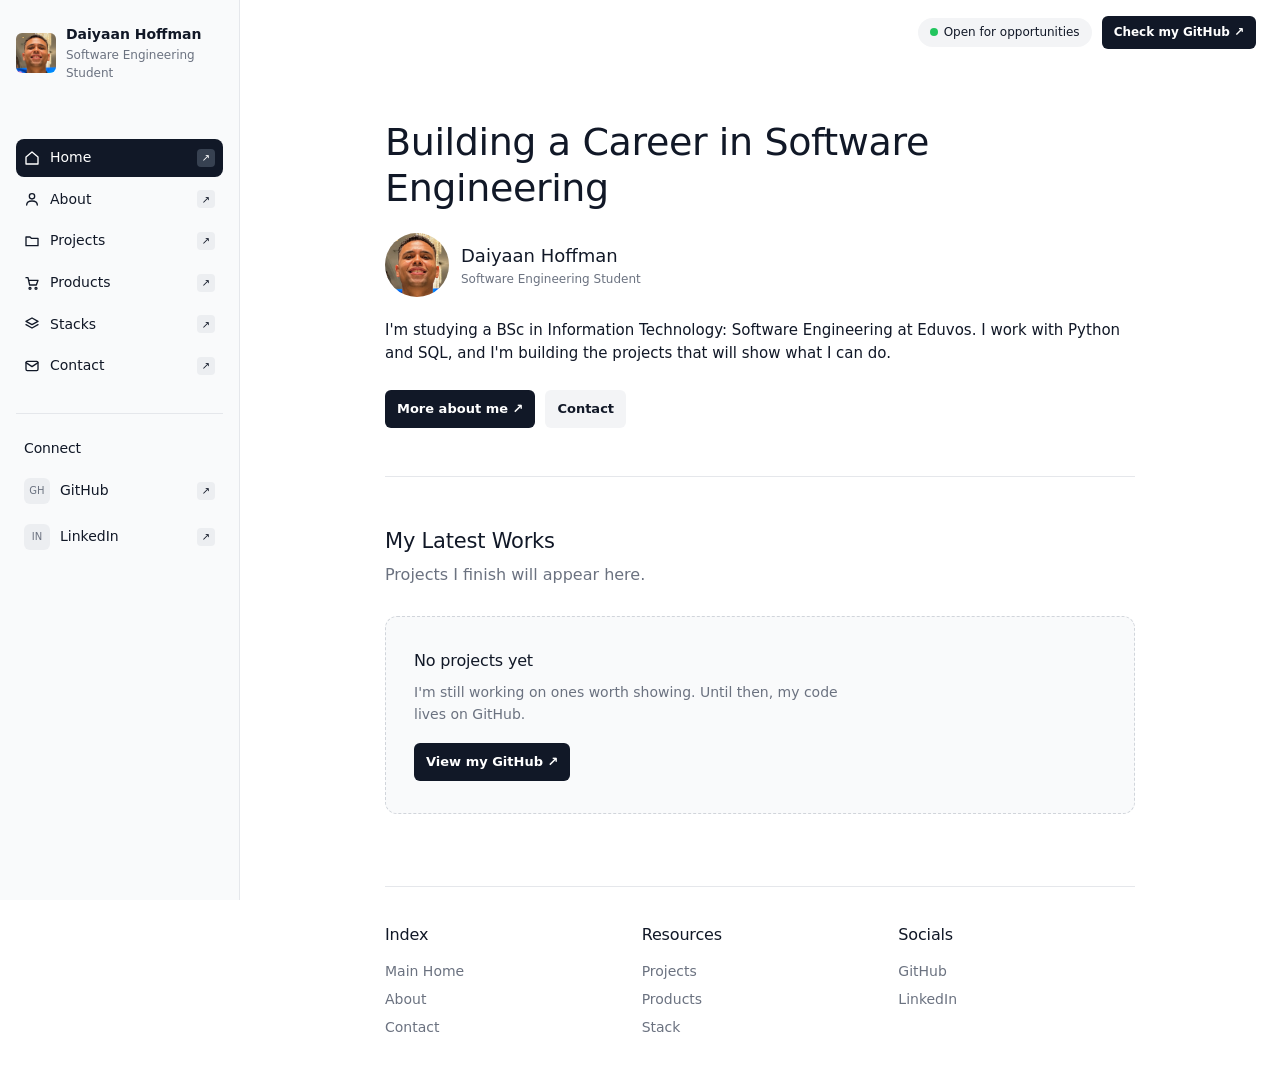
<file: index.html>
<!DOCTYPE html>
<html lang="en">
<head>
<meta charset="utf-8">
<meta name="viewport" content="width=device-width, initial-scale=1">
<title>Home | Daiyaan Hoffman</title>
<meta name="description" content="Portfolio of Daiyaan Hoffman, Software Engineering Student.">
<link rel="stylesheet" href="style.css">
</head>
<body>
<aside class="sidebar" id="sidebar">
  <div class="side-head">
    <a href="index.html" class="profile">
      <span class="avatar" role="img" aria-label="Daiyaan Hoffman"></span>
      <span><strong>Daiyaan Hoffman</strong><small>Software Engineering Student</small></span>
    </a>
    <button class="menu-btn" type="button" aria-label="Open menu" aria-expanded="false" aria-controls="side-body"><i></i><i></i><i></i></button>
  </div>
  <div class="sidebar-body" id="side-body">
    <nav aria-label="Main"><ul class="nav"><li><a href="index.html" class="nav-link active" aria-current="page"><span class="icon i-home"></span><span class="grow">Home</span><span class="out">&#8599;</span></a></li><li><a href="about.html" class="nav-link"><span class="icon i-about"></span><span class="grow">About</span><span class="out">&#8599;</span></a></li><li><a href="projects.html" class="nav-link"><span class="icon i-projects"></span><span class="grow">Projects</span><span class="out">&#8599;</span></a></li><li><a href="products.html" class="nav-link"><span class="icon i-products"></span><span class="grow">Products</span><span class="out">&#8599;</span></a></li><li><a href="stacks.html" class="nav-link"><span class="icon i-stacks"></span><span class="grow">Stacks</span><span class="out">&#8599;</span></a></li><li><a href="contact.html" class="nav-link"><span class="icon i-contact"></span><span class="grow">Contact</span><span class="out">&#8599;</span></a></li></ul></nav>
    <div class="connect">
      <h2>Connect</h2>
      <ul class="nav">
        <li><a href="https://github.com/DaiyaanHoffmanDev" class="nav-link" target="_blank" rel="noopener"><span class="badge">GH</span><span class="grow">GitHub</span><span class="out">&#8599;</span></a></li>
        <li><a href="https://www.linkedin.com/in/daiyaan-hoffman-" class="nav-link" target="_blank" rel="noopener"><span class="badge">IN</span><span class="grow">LinkedIn</span><span class="out">&#8599;</span></a></li>
      </ul>
    </div>
  </div>
</aside>
<div class="topbar">
  <span class="status"><i></i>Open for opportunities</span>
  <a class="btn btn-dark btn-sm" href="https://github.com/DaiyaanHoffmanDev" target="_blank" rel="noopener">Check my GitHub &#8599;</a>
</div>
<main class="content">
<h1 class="hero">Building a Career in Software Engineering</h1>
<div class="author"><span class="avatar lg" role="img" aria-label="Daiyaan Hoffman"></span><span><strong>Daiyaan Hoffman</strong><small>Software Engineering Student</small></span></div>
<p class="lead">I'm studying a BSc in Information Technology: Software Engineering at Eduvos. I work with Python and SQL, and I'm building the projects that will show what I can do.</p>
<div class="actions"><a class="btn btn-dark" href="about.html">More about me &#8599;</a><a class="btn btn-ghost" href="contact.html">Contact</a></div>
<hr>
<section><h2>My Latest Works</h2><p class="muted sub">Projects I finish will appear here.</p>
<div class="empty"><h3>No projects yet</h3><p>I'm still working on ones worth showing. Until then, my code lives on GitHub.</p><a class="btn btn-dark" href="https://github.com/DaiyaanHoffmanDev" target="_blank" rel="noopener">View my GitHub &#8599;</a></div></section>
<footer class="footer">
  <div><h3>Index</h3><a href="index.html">Main Home</a><a href="about.html">About</a><a href="contact.html">Contact</a></div>
  <div><h3>Resources</h3><a href="projects.html">Projects</a><a href="products.html">Products</a><a href="stacks.html">Stack</a></div>
  <div><h3>Socials</h3><a href="https://github.com/DaiyaanHoffmanDev">GitHub</a><a href="https://www.linkedin.com/in/daiyaan-hoffman-">LinkedIn</a></div>
</footer>
</main>
<script src="script.js"></script>
</body>
</html>
</file>
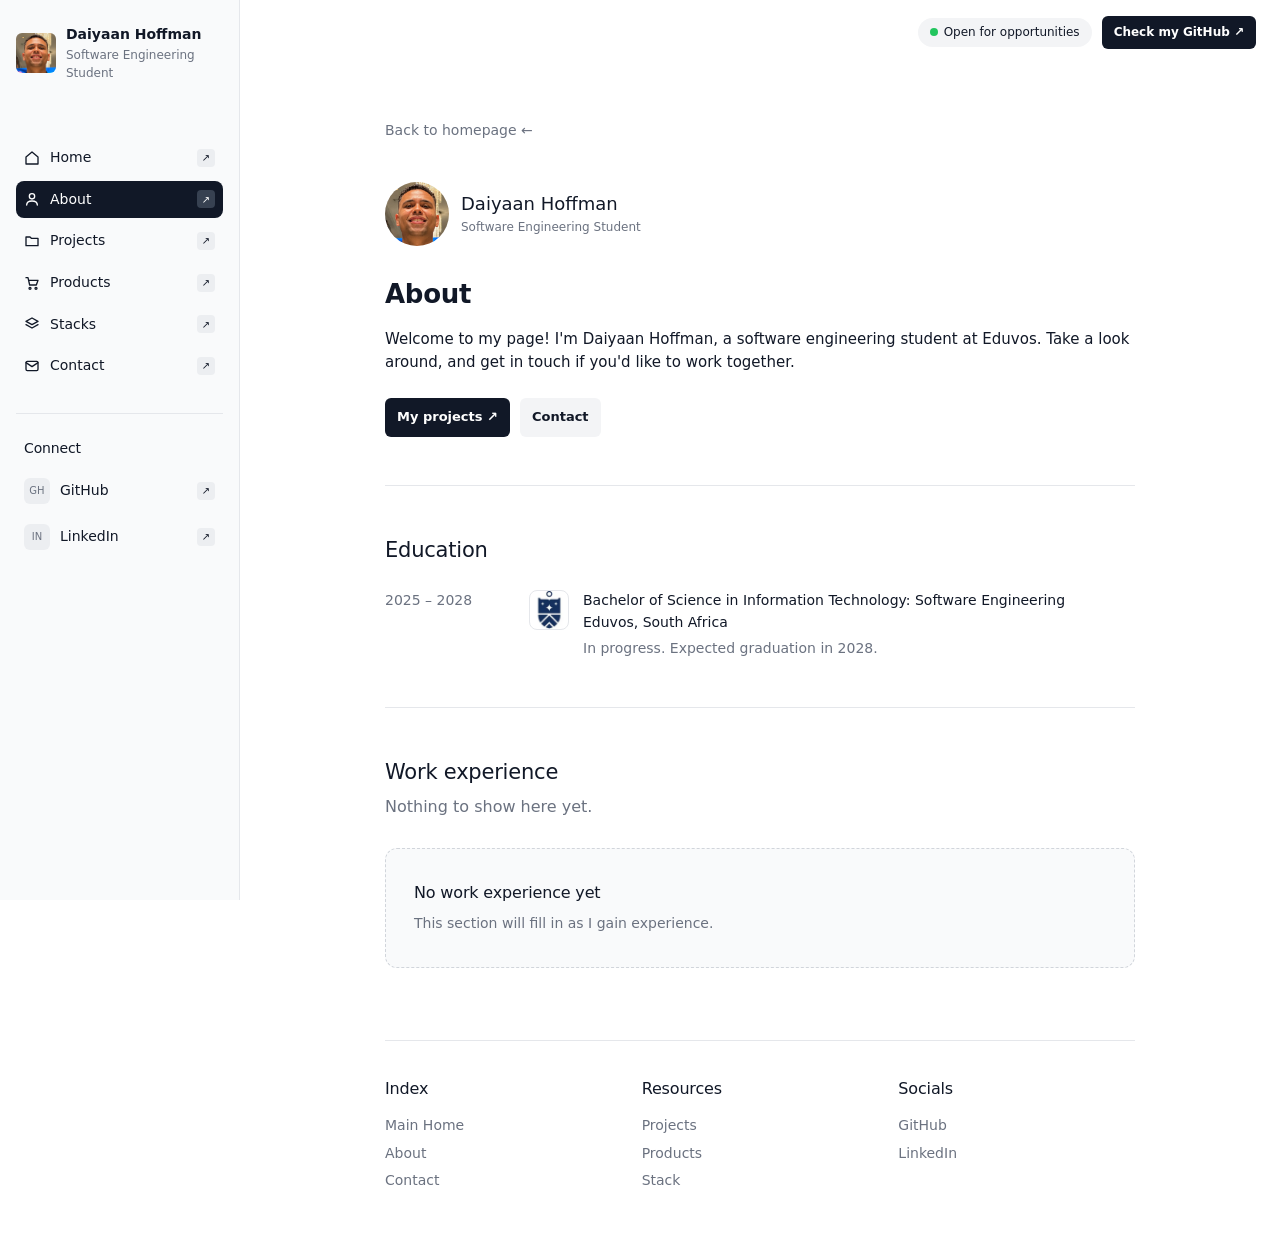
<file: about.html>
<!DOCTYPE html>
<html lang="en">
<head>
<meta charset="utf-8">
<meta name="viewport" content="width=device-width, initial-scale=1">
<title>About | Daiyaan Hoffman</title>
<meta name="description" content="Portfolio of Daiyaan Hoffman, Software Engineering Student.">
<link rel="stylesheet" href="style.css">
</head>
<body>
<aside class="sidebar" id="sidebar">
  <div class="side-head">
    <a href="index.html" class="profile">
      <span class="avatar" role="img" aria-label="Daiyaan Hoffman"></span>
      <span><strong>Daiyaan Hoffman</strong><small>Software Engineering Student</small></span>
    </a>
    <button class="menu-btn" type="button" aria-label="Open menu" aria-expanded="false" aria-controls="side-body"><i></i><i></i><i></i></button>
  </div>
  <div class="sidebar-body" id="side-body">
    <nav aria-label="Main"><ul class="nav"><li><a href="index.html" class="nav-link"><span class="icon i-home"></span><span class="grow">Home</span><span class="out">&#8599;</span></a></li><li><a href="about.html" class="nav-link active" aria-current="page"><span class="icon i-about"></span><span class="grow">About</span><span class="out">&#8599;</span></a></li><li><a href="projects.html" class="nav-link"><span class="icon i-projects"></span><span class="grow">Projects</span><span class="out">&#8599;</span></a></li><li><a href="products.html" class="nav-link"><span class="icon i-products"></span><span class="grow">Products</span><span class="out">&#8599;</span></a></li><li><a href="stacks.html" class="nav-link"><span class="icon i-stacks"></span><span class="grow">Stacks</span><span class="out">&#8599;</span></a></li><li><a href="contact.html" class="nav-link"><span class="icon i-contact"></span><span class="grow">Contact</span><span class="out">&#8599;</span></a></li></ul></nav>
    <div class="connect">
      <h2>Connect</h2>
      <ul class="nav">
        <li><a href="https://github.com/DaiyaanHoffmanDev" class="nav-link" target="_blank" rel="noopener"><span class="badge">GH</span><span class="grow">GitHub</span><span class="out">&#8599;</span></a></li>
        <li><a href="https://www.linkedin.com/in/daiyaan-hoffman-" class="nav-link" target="_blank" rel="noopener"><span class="badge">IN</span><span class="grow">LinkedIn</span><span class="out">&#8599;</span></a></li>
      </ul>
    </div>
  </div>
</aside>
<div class="topbar">
  <span class="status"><i></i>Open for opportunities</span>
  <a class="btn btn-dark btn-sm" href="https://github.com/DaiyaanHoffmanDev" target="_blank" rel="noopener">Check my GitHub &#8599;</a>
</div>
<main class="content">
<a class="back" href="index.html">Back to homepage &#8592;</a>
<div class="author"><span class="avatar lg" role="img" aria-label="Daiyaan Hoffman"></span><span><strong>Daiyaan Hoffman</strong><small>Software Engineering Student</small></span></div>
<h1 class="h1">About</h1>
<p class="lead">Welcome to my page! I'm Daiyaan Hoffman, a software engineering student at Eduvos. Take a look around, and get in touch if you'd like to work together.</p>
<div class="actions"><a class="btn btn-dark" href="projects.html">My projects &#8599;</a><a class="btn btn-ghost" href="contact.html">Contact</a></div>
<hr>
<section><h2>Education</h2>
<div class="timeline">
<div class="job"><div class="date">2025 &ndash; 2028</div><span class="logo l-eduvos"></span><div><div class="role">Bachelor of Science in Information Technology: Software Engineering</div><div class="org">Eduvos, South Africa</div><p class="muted">In progress. Expected graduation in 2028.</p></div></div>
</div></section>
<hr>
<section><h2>Work experience</h2><p class="muted sub">Nothing to show here yet.</p>
<div class="empty"><h3>No work experience yet</h3><p>This section will fill in as I gain experience.</p></div></section>
<footer class="footer">
  <div><h3>Index</h3><a href="index.html">Main Home</a><a href="about.html">About</a><a href="contact.html">Contact</a></div>
  <div><h3>Resources</h3><a href="projects.html">Projects</a><a href="products.html">Products</a><a href="stacks.html">Stack</a></div>
  <div><h3>Socials</h3><a href="https://github.com/DaiyaanHoffmanDev">GitHub</a><a href="https://www.linkedin.com/in/daiyaan-hoffman-">LinkedIn</a></div>
</footer>
</main>
<script src="script.js"></script>
</body>
</html>
</file>
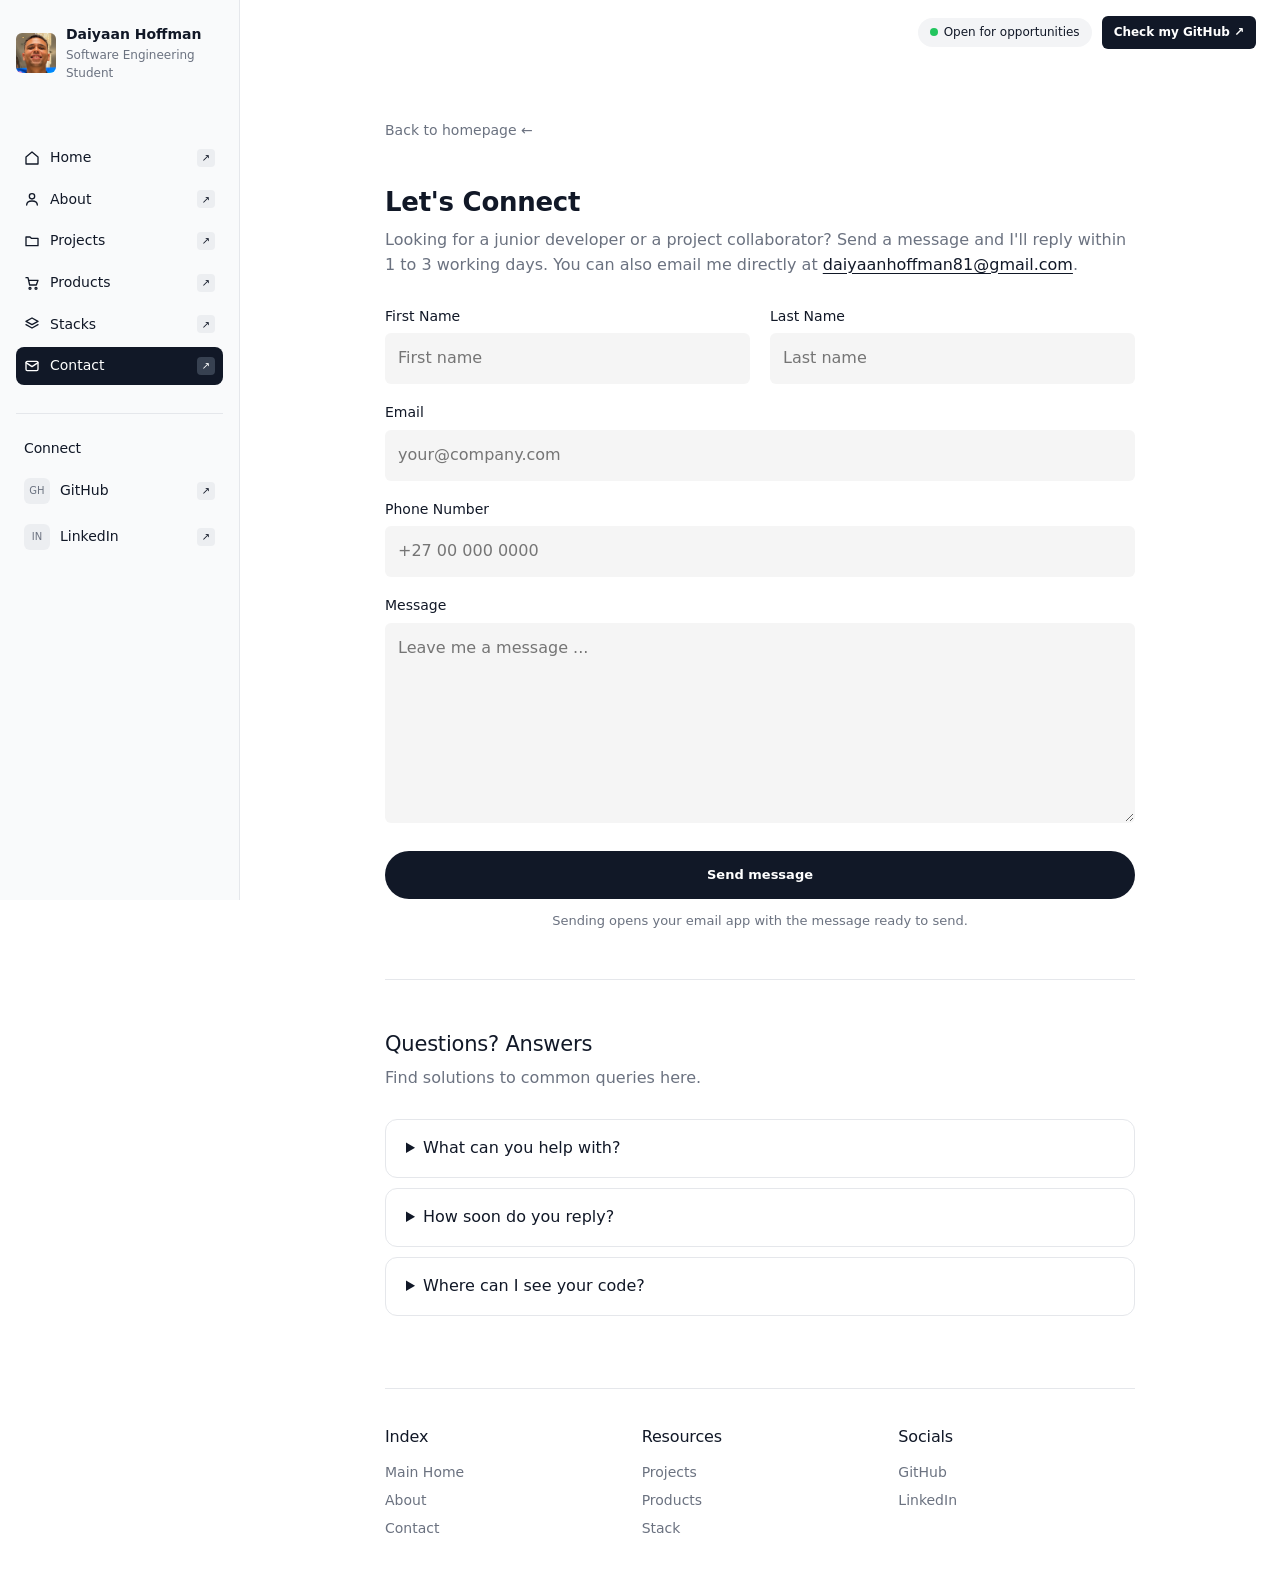
<file: contact.html>
<!DOCTYPE html>
<html lang="en">
<head>
<meta charset="utf-8">
<meta name="viewport" content="width=device-width, initial-scale=1">
<title>Contact | Daiyaan Hoffman</title>
<meta name="description" content="Portfolio of Daiyaan Hoffman, Software Engineering Student.">
<link rel="stylesheet" href="style.css">
</head>
<body>
<aside class="sidebar" id="sidebar">
  <div class="side-head">
    <a href="index.html" class="profile">
      <span class="avatar" role="img" aria-label="Daiyaan Hoffman"></span>
      <span><strong>Daiyaan Hoffman</strong><small>Software Engineering Student</small></span>
    </a>
    <button class="menu-btn" type="button" aria-label="Open menu" aria-expanded="false" aria-controls="side-body"><i></i><i></i><i></i></button>
  </div>
  <div class="sidebar-body" id="side-body">
    <nav aria-label="Main"><ul class="nav"><li><a href="index.html" class="nav-link"><span class="icon i-home"></span><span class="grow">Home</span><span class="out">&#8599;</span></a></li><li><a href="about.html" class="nav-link"><span class="icon i-about"></span><span class="grow">About</span><span class="out">&#8599;</span></a></li><li><a href="projects.html" class="nav-link"><span class="icon i-projects"></span><span class="grow">Projects</span><span class="out">&#8599;</span></a></li><li><a href="products.html" class="nav-link"><span class="icon i-products"></span><span class="grow">Products</span><span class="out">&#8599;</span></a></li><li><a href="stacks.html" class="nav-link"><span class="icon i-stacks"></span><span class="grow">Stacks</span><span class="out">&#8599;</span></a></li><li><a href="contact.html" class="nav-link active" aria-current="page"><span class="icon i-contact"></span><span class="grow">Contact</span><span class="out">&#8599;</span></a></li></ul></nav>
    <div class="connect">
      <h2>Connect</h2>
      <ul class="nav">
        <li><a href="https://github.com/DaiyaanHoffmanDev" class="nav-link" target="_blank" rel="noopener"><span class="badge">GH</span><span class="grow">GitHub</span><span class="out">&#8599;</span></a></li>
        <li><a href="https://www.linkedin.com/in/daiyaan-hoffman-" class="nav-link" target="_blank" rel="noopener"><span class="badge">IN</span><span class="grow">LinkedIn</span><span class="out">&#8599;</span></a></li>
      </ul>
    </div>
  </div>
</aside>
<div class="topbar">
  <span class="status"><i></i>Open for opportunities</span>
  <a class="btn btn-dark btn-sm" href="https://github.com/DaiyaanHoffmanDev" target="_blank" rel="noopener">Check my GitHub &#8599;</a>
</div>
<main class="content">
<a class="back" href="index.html">Back to homepage &#8592;</a>
<h1 class="h1">Let's Connect</h1>
<p class="muted sub">Looking for a junior developer or a project collaborator? Send a message and I'll reply within 1 to 3 working days. You can also email me directly at <a class="ulink" href="mailto:daiyaanhoffman81@gmail.com">daiyaanhoffman81@gmail.com</a>.</p>
<form class="form" id="contact-form" action="#" method="post">
  <div class="row"><div><label for="fn">First Name</label><input id="fn" name="first" placeholder="First name" autocomplete="given-name" required></div>
  <div><label for="ln">Last Name</label><input id="ln" name="last" placeholder="Last name" autocomplete="family-name" required></div></div>
  <label for="em">Email</label><input id="em" type="email" name="email" placeholder="your@company.com" autocomplete="email" required>
  <label for="ph">Phone Number</label><input id="ph" type="tel" name="phone" placeholder="+27 00 000 0000" autocomplete="tel">
  <label for="ms">Message</label><textarea id="ms" name="message" placeholder="Leave me a message ..." required></textarea>
  <button class="btn btn-dark btn-pill" type="submit">Send message</button>
  <p class="form-note" id="form-note" role="status">Sending opens your email app with the message ready to send.</p>
</form>
<hr>
<section><h2>Questions? Answers</h2><p class="muted sub">Find solutions to common queries here.</p><div class="faq"><details><summary>What can you help with?</summary><p class="muted">I'm a software engineering student open to junior roles, internships and project collaboration. Tell me about yours in the message.</p></details><details><summary>How soon do you reply?</summary><p class="muted">I reply within 1 to 3 working days.</p></details><details><summary>Where can I see your code?</summary><p class="muted">My repositories are on <a class="ulink" href="https://github.com/DaiyaanHoffmanDev" target="_blank" rel="noopener">GitHub</a>.</p></details></div></section>
<footer class="footer">
  <div><h3>Index</h3><a href="index.html">Main Home</a><a href="about.html">About</a><a href="contact.html">Contact</a></div>
  <div><h3>Resources</h3><a href="projects.html">Projects</a><a href="products.html">Products</a><a href="stacks.html">Stack</a></div>
  <div><h3>Socials</h3><a href="https://github.com/DaiyaanHoffmanDev">GitHub</a><a href="https://www.linkedin.com/in/daiyaan-hoffman-">LinkedIn</a></div>
</footer>
</main>
<script src="script.js"></script>
</body>
</html>
</file>
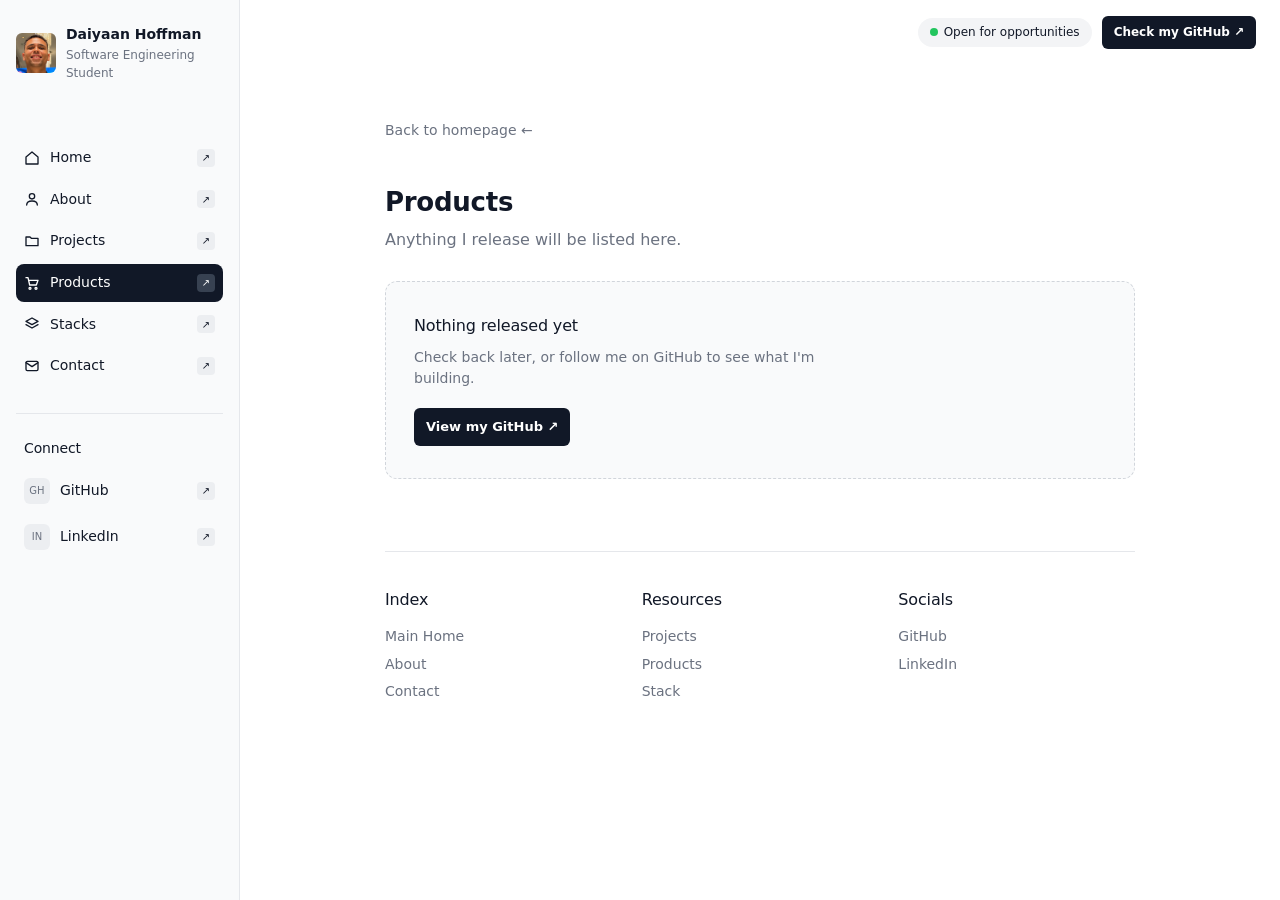
<file: products.html>
<!DOCTYPE html>
<html lang="en">
<head>
<meta charset="utf-8">
<meta name="viewport" content="width=device-width, initial-scale=1">
<title>Products | Daiyaan Hoffman</title>
<meta name="description" content="Portfolio of Daiyaan Hoffman, Software Engineering Student.">
<link rel="stylesheet" href="style.css">
</head>
<body>
<aside class="sidebar" id="sidebar">
  <div class="side-head">
    <a href="index.html" class="profile">
      <span class="avatar" role="img" aria-label="Daiyaan Hoffman"></span>
      <span><strong>Daiyaan Hoffman</strong><small>Software Engineering Student</small></span>
    </a>
    <button class="menu-btn" type="button" aria-label="Open menu" aria-expanded="false" aria-controls="side-body"><i></i><i></i><i></i></button>
  </div>
  <div class="sidebar-body" id="side-body">
    <nav aria-label="Main"><ul class="nav"><li><a href="index.html" class="nav-link"><span class="icon i-home"></span><span class="grow">Home</span><span class="out">&#8599;</span></a></li><li><a href="about.html" class="nav-link"><span class="icon i-about"></span><span class="grow">About</span><span class="out">&#8599;</span></a></li><li><a href="projects.html" class="nav-link"><span class="icon i-projects"></span><span class="grow">Projects</span><span class="out">&#8599;</span></a></li><li><a href="products.html" class="nav-link active" aria-current="page"><span class="icon i-products"></span><span class="grow">Products</span><span class="out">&#8599;</span></a></li><li><a href="stacks.html" class="nav-link"><span class="icon i-stacks"></span><span class="grow">Stacks</span><span class="out">&#8599;</span></a></li><li><a href="contact.html" class="nav-link"><span class="icon i-contact"></span><span class="grow">Contact</span><span class="out">&#8599;</span></a></li></ul></nav>
    <div class="connect">
      <h2>Connect</h2>
      <ul class="nav">
        <li><a href="https://github.com/DaiyaanHoffmanDev" class="nav-link" target="_blank" rel="noopener"><span class="badge">GH</span><span class="grow">GitHub</span><span class="out">&#8599;</span></a></li>
        <li><a href="https://www.linkedin.com/in/daiyaan-hoffman-" class="nav-link" target="_blank" rel="noopener"><span class="badge">IN</span><span class="grow">LinkedIn</span><span class="out">&#8599;</span></a></li>
      </ul>
    </div>
  </div>
</aside>
<div class="topbar">
  <span class="status"><i></i>Open for opportunities</span>
  <a class="btn btn-dark btn-sm" href="https://github.com/DaiyaanHoffmanDev" target="_blank" rel="noopener">Check my GitHub &#8599;</a>
</div>
<main class="content">
<a class="back" href="index.html">Back to homepage &#8592;</a>
<h1 class="h1">Products</h1><p class="muted sub">Anything I release will be listed here.</p>
<div class="empty"><h3>Nothing released yet</h3><p>Check back later, or follow me on GitHub to see what I'm building.</p><a class="btn btn-dark" href="https://github.com/DaiyaanHoffmanDev" target="_blank" rel="noopener">View my GitHub &#8599;</a></div>
<footer class="footer">
  <div><h3>Index</h3><a href="index.html">Main Home</a><a href="about.html">About</a><a href="contact.html">Contact</a></div>
  <div><h3>Resources</h3><a href="projects.html">Projects</a><a href="products.html">Products</a><a href="stacks.html">Stack</a></div>
  <div><h3>Socials</h3><a href="https://github.com/DaiyaanHoffmanDev">GitHub</a><a href="https://www.linkedin.com/in/daiyaan-hoffman-">LinkedIn</a></div>
</footer>
</main>
<script src="script.js"></script>
</body>
</html>
</file>
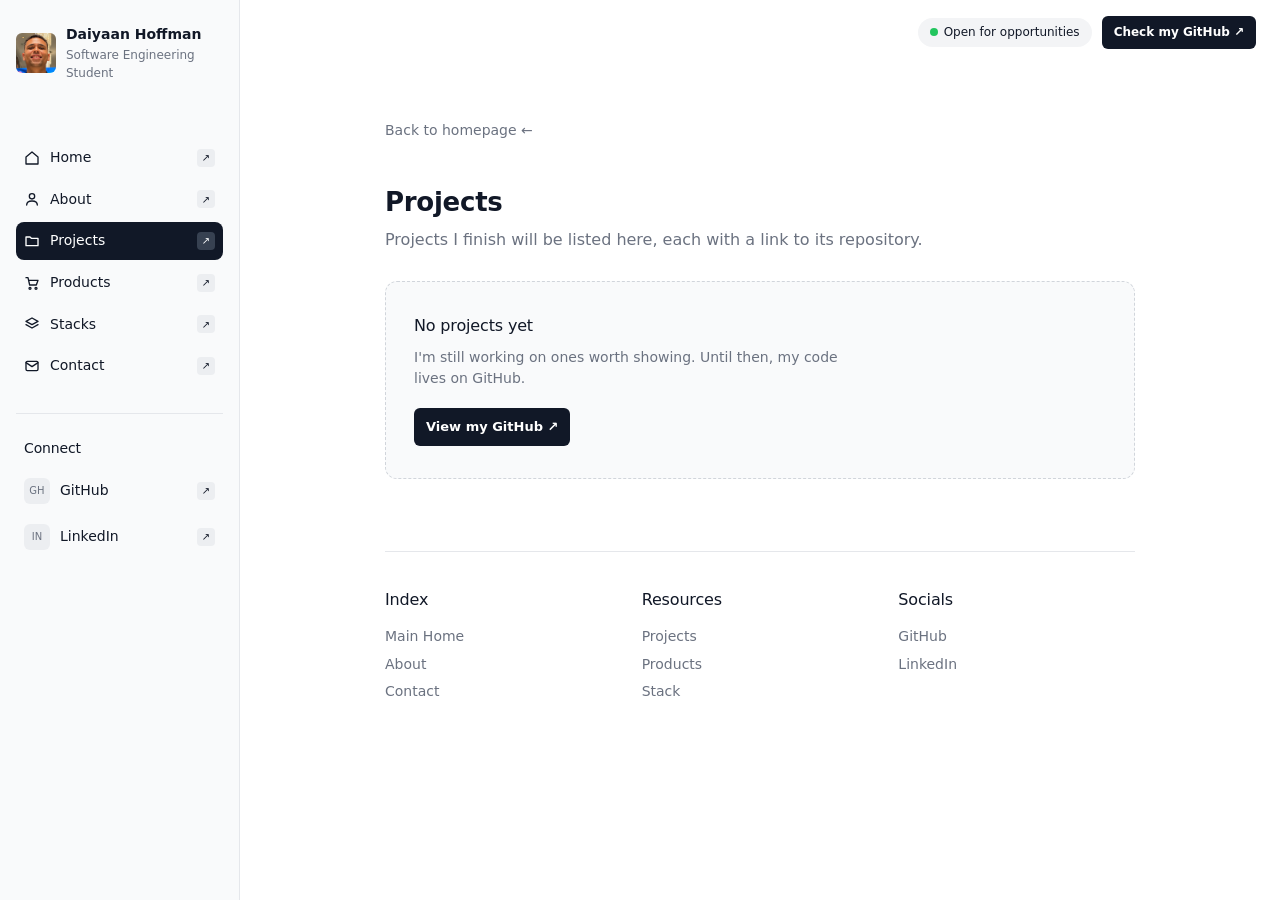
<file: projects.html>
<!DOCTYPE html>
<html lang="en">
<head>
<meta charset="utf-8">
<meta name="viewport" content="width=device-width, initial-scale=1">
<title>Projects | Daiyaan Hoffman</title>
<meta name="description" content="Portfolio of Daiyaan Hoffman, Software Engineering Student.">
<link rel="stylesheet" href="style.css">
</head>
<body>
<aside class="sidebar" id="sidebar">
  <div class="side-head">
    <a href="index.html" class="profile">
      <span class="avatar" role="img" aria-label="Daiyaan Hoffman"></span>
      <span><strong>Daiyaan Hoffman</strong><small>Software Engineering Student</small></span>
    </a>
    <button class="menu-btn" type="button" aria-label="Open menu" aria-expanded="false" aria-controls="side-body"><i></i><i></i><i></i></button>
  </div>
  <div class="sidebar-body" id="side-body">
    <nav aria-label="Main"><ul class="nav"><li><a href="index.html" class="nav-link"><span class="icon i-home"></span><span class="grow">Home</span><span class="out">&#8599;</span></a></li><li><a href="about.html" class="nav-link"><span class="icon i-about"></span><span class="grow">About</span><span class="out">&#8599;</span></a></li><li><a href="projects.html" class="nav-link active" aria-current="page"><span class="icon i-projects"></span><span class="grow">Projects</span><span class="out">&#8599;</span></a></li><li><a href="products.html" class="nav-link"><span class="icon i-products"></span><span class="grow">Products</span><span class="out">&#8599;</span></a></li><li><a href="stacks.html" class="nav-link"><span class="icon i-stacks"></span><span class="grow">Stacks</span><span class="out">&#8599;</span></a></li><li><a href="contact.html" class="nav-link"><span class="icon i-contact"></span><span class="grow">Contact</span><span class="out">&#8599;</span></a></li></ul></nav>
    <div class="connect">
      <h2>Connect</h2>
      <ul class="nav">
        <li><a href="https://github.com/DaiyaanHoffmanDev" class="nav-link" target="_blank" rel="noopener"><span class="badge">GH</span><span class="grow">GitHub</span><span class="out">&#8599;</span></a></li>
        <li><a href="https://www.linkedin.com/in/daiyaan-hoffman-" class="nav-link" target="_blank" rel="noopener"><span class="badge">IN</span><span class="grow">LinkedIn</span><span class="out">&#8599;</span></a></li>
      </ul>
    </div>
  </div>
</aside>
<div class="topbar">
  <span class="status"><i></i>Open for opportunities</span>
  <a class="btn btn-dark btn-sm" href="https://github.com/DaiyaanHoffmanDev" target="_blank" rel="noopener">Check my GitHub &#8599;</a>
</div>
<main class="content">
<a class="back" href="index.html">Back to homepage &#8592;</a>
<h1 class="h1">Projects</h1><p class="muted sub">Projects I finish will be listed here, each with a link to its repository.</p>
<div class="empty"><h3>No projects yet</h3><p>I'm still working on ones worth showing. Until then, my code lives on GitHub.</p><a class="btn btn-dark" href="https://github.com/DaiyaanHoffmanDev" target="_blank" rel="noopener">View my GitHub &#8599;</a></div>
<footer class="footer">
  <div><h3>Index</h3><a href="index.html">Main Home</a><a href="about.html">About</a><a href="contact.html">Contact</a></div>
  <div><h3>Resources</h3><a href="projects.html">Projects</a><a href="products.html">Products</a><a href="stacks.html">Stack</a></div>
  <div><h3>Socials</h3><a href="https://github.com/DaiyaanHoffmanDev">GitHub</a><a href="https://www.linkedin.com/in/daiyaan-hoffman-">LinkedIn</a></div>
</footer>
</main>
<script src="script.js"></script>
</body>
</html>
</file>
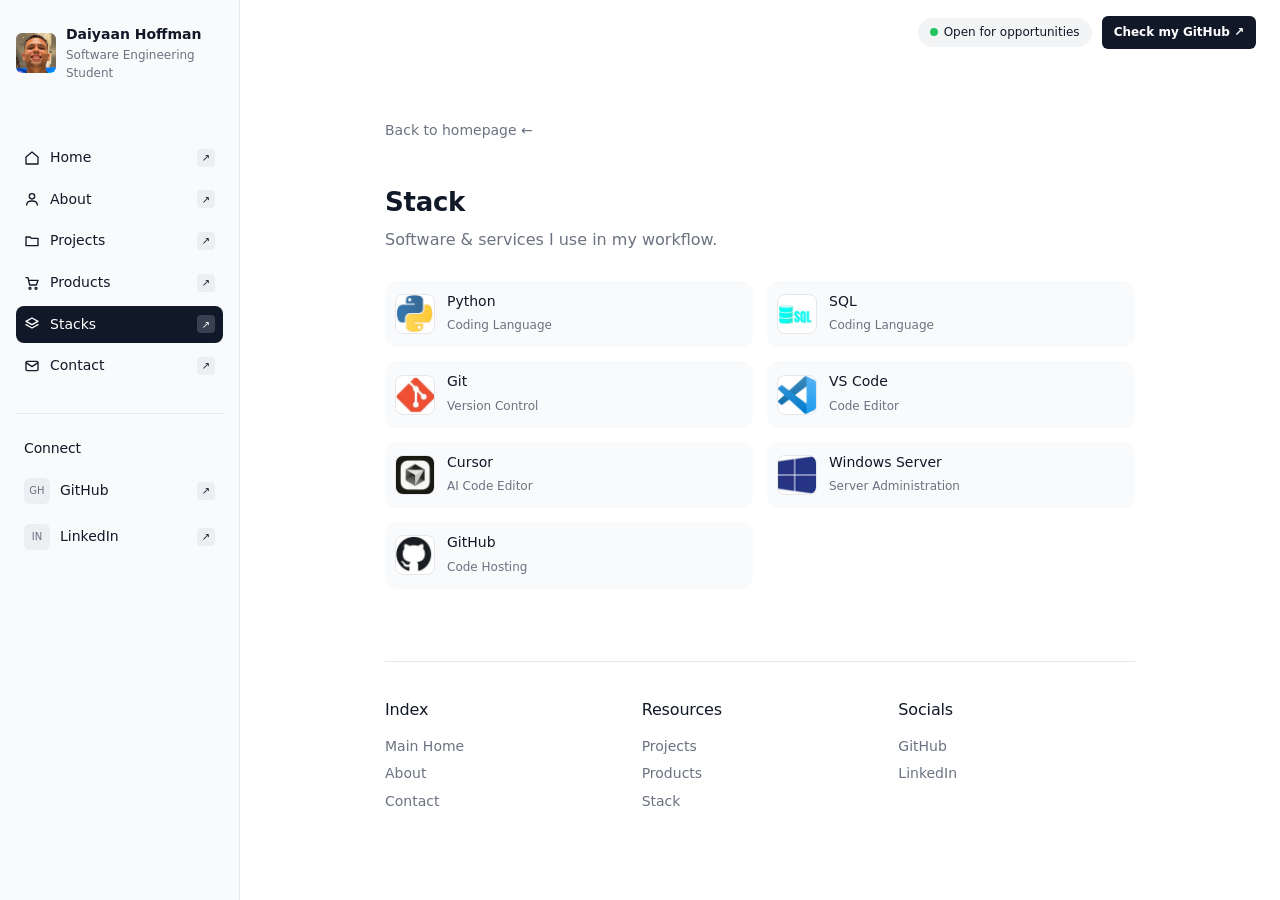
<file: stacks.html>
<!DOCTYPE html>
<html lang="en">
<head>
<meta charset="utf-8">
<meta name="viewport" content="width=device-width, initial-scale=1">
<title>Stack | Daiyaan Hoffman</title>
<meta name="description" content="Portfolio of Daiyaan Hoffman, Software Engineering Student.">
<link rel="stylesheet" href="style.css">
</head>
<body>
<aside class="sidebar" id="sidebar">
  <div class="side-head">
    <a href="index.html" class="profile">
      <span class="avatar" role="img" aria-label="Daiyaan Hoffman"></span>
      <span><strong>Daiyaan Hoffman</strong><small>Software Engineering Student</small></span>
    </a>
    <button class="menu-btn" type="button" aria-label="Open menu" aria-expanded="false" aria-controls="side-body"><i></i><i></i><i></i></button>
  </div>
  <div class="sidebar-body" id="side-body">
    <nav aria-label="Main"><ul class="nav"><li><a href="index.html" class="nav-link"><span class="icon i-home"></span><span class="grow">Home</span><span class="out">&#8599;</span></a></li><li><a href="about.html" class="nav-link"><span class="icon i-about"></span><span class="grow">About</span><span class="out">&#8599;</span></a></li><li><a href="projects.html" class="nav-link"><span class="icon i-projects"></span><span class="grow">Projects</span><span class="out">&#8599;</span></a></li><li><a href="products.html" class="nav-link"><span class="icon i-products"></span><span class="grow">Products</span><span class="out">&#8599;</span></a></li><li><a href="stacks.html" class="nav-link active" aria-current="page"><span class="icon i-stacks"></span><span class="grow">Stacks</span><span class="out">&#8599;</span></a></li><li><a href="contact.html" class="nav-link"><span class="icon i-contact"></span><span class="grow">Contact</span><span class="out">&#8599;</span></a></li></ul></nav>
    <div class="connect">
      <h2>Connect</h2>
      <ul class="nav">
        <li><a href="https://github.com/DaiyaanHoffmanDev" class="nav-link" target="_blank" rel="noopener"><span class="badge">GH</span><span class="grow">GitHub</span><span class="out">&#8599;</span></a></li>
        <li><a href="https://www.linkedin.com/in/daiyaan-hoffman-" class="nav-link" target="_blank" rel="noopener"><span class="badge">IN</span><span class="grow">LinkedIn</span><span class="out">&#8599;</span></a></li>
      </ul>
    </div>
  </div>
</aside>
<div class="topbar">
  <span class="status"><i></i>Open for opportunities</span>
  <a class="btn btn-dark btn-sm" href="https://github.com/DaiyaanHoffmanDev" target="_blank" rel="noopener">Check my GitHub &#8599;</a>
</div>
<main class="content">
<a class="back" href="index.html">Back to homepage &#8592;</a>
<h1 class="h1">Stack</h1><p class="muted sub">Software &amp; services I use in my workflow.</p>
<ul class="stack-grid"><li class="tool"><span class="tlogo t-python"></span><div><strong>Python</strong><small>Coding Language</small></div></li>
<li class="tool"><span class="tlogo t-sql"></span><div><strong>SQL</strong><small>Coding Language</small></div></li>
<li class="tool"><span class="tlogo t-git"></span><div><strong>Git</strong><small>Version Control</small></div></li>
<li class="tool"><span class="tlogo t-vs-code"></span><div><strong>VS Code</strong><small>Code Editor</small></div></li>
<li class="tool"><span class="tlogo t-cursor"></span><div><strong>Cursor</strong><small>AI Code Editor</small></div></li>
<li class="tool"><span class="tlogo t-windows-server"></span><div><strong>Windows Server</strong><small>Server Administration</small></div></li>
<li class="tool"><span class="tlogo t-github"></span><div><strong>GitHub</strong><small>Code Hosting</small></div></li></ul>
<footer class="footer">
  <div><h3>Index</h3><a href="index.html">Main Home</a><a href="about.html">About</a><a href="contact.html">Contact</a></div>
  <div><h3>Resources</h3><a href="projects.html">Projects</a><a href="products.html">Products</a><a href="stacks.html">Stack</a></div>
  <div><h3>Socials</h3><a href="https://github.com/DaiyaanHoffmanDev">GitHub</a><a href="https://www.linkedin.com/in/daiyaan-hoffman-">LinkedIn</a></div>
</footer>
</main>
<script src="script.js"></script>
</body>
</html>
</file>
<file: style.css>
/* ===== Tokens ===== */
:root{
  --bg:#ffffff; --side:#f9fafb; --border:#e5e7eb; --text:#111827; --muted:#6b7280;
  --dark:#111827; --card:#f9fafb; --green:#22c55e;
  --radius:12px; --side-w:240px;
  --font:"Inter","Segoe UI",system-ui,-apple-system,sans-serif;
}
.i-home{--icon:url("data:image/svg+xml,%3Csvg%20xmlns%3D%27http%3A//www.w3.org/2000/svg%27%20viewBox%3D%270%200%2024%2024%27%20fill%3D%27none%27%20stroke%3D%27black%27%20stroke-width%3D%272%27%20stroke-linecap%3D%27round%27%20stroke-linejoin%3D%27round%27%3E%3Cpath%20d%3D%27M3%2010.5%2012%203l9%207.5V21H3z%27/%3E%3C/svg%3E")}
.i-about{--icon:url("data:image/svg+xml,%3Csvg%20xmlns%3D%27http%3A//www.w3.org/2000/svg%27%20viewBox%3D%270%200%2024%2024%27%20fill%3D%27none%27%20stroke%3D%27black%27%20stroke-width%3D%272%27%20stroke-linecap%3D%27round%27%20stroke-linejoin%3D%27round%27%3E%3Ccircle%20cx%3D%2712%27%20cy%3D%278%27%20r%3D%274%27/%3E%3Cpath%20d%3D%27M4%2021c0-4%204-6%208-6s8%202%208%206%27/%3E%3C/svg%3E")}
.i-projects{--icon:url("data:image/svg+xml,%3Csvg%20xmlns%3D%27http%3A//www.w3.org/2000/svg%27%20viewBox%3D%270%200%2024%2024%27%20fill%3D%27none%27%20stroke%3D%27black%27%20stroke-width%3D%272%27%20stroke-linecap%3D%27round%27%20stroke-linejoin%3D%27round%27%3E%3Cpath%20d%3D%27M3%206h6l2%202h10v11H3z%27/%3E%3C/svg%3E")}
.i-stacks{--icon:url("data:image/svg+xml,%3Csvg%20xmlns%3D%27http%3A//www.w3.org/2000/svg%27%20viewBox%3D%270%200%2024%2024%27%20fill%3D%27none%27%20stroke%3D%27black%27%20stroke-width%3D%272%27%20stroke-linecap%3D%27round%27%20stroke-linejoin%3D%27round%27%3E%3Cpath%20d%3D%27m12%203%209%205-9%205-9-5z%27/%3E%3Cpath%20d%3D%27m3%2013%209%205%209-5%27/%3E%3C/svg%3E")}
.i-products{--icon:url("data:image/svg+xml,%3Csvg%20xmlns%3D%27http%3A//www.w3.org/2000/svg%27%20viewBox%3D%270%200%2024%2024%27%20fill%3D%27none%27%20stroke%3D%27black%27%20stroke-width%3D%272%27%20stroke-linecap%3D%27round%27%20stroke-linejoin%3D%27round%27%3E%3Ccircle%20cx%3D%279%27%20cy%3D%2720%27%20r%3D%271.5%27/%3E%3Ccircle%20cx%3D%2718%27%20cy%3D%2720%27%20r%3D%271.5%27/%3E%3Cpath%20d%3D%27M3%204h3l2.5%2011h10L21%208H7%27/%3E%3C/svg%3E")}
.i-contact{--icon:url("data:image/svg+xml,%3Csvg%20xmlns%3D%27http%3A//www.w3.org/2000/svg%27%20viewBox%3D%270%200%2024%2024%27%20fill%3D%27none%27%20stroke%3D%27black%27%20stroke-width%3D%272%27%20stroke-linecap%3D%27round%27%20stroke-linejoin%3D%27round%27%3E%3Crect%20x%3D%273%27%20y%3D%275%27%20width%3D%2718%27%20height%3D%2714%27%20rx%3D%272%27/%3E%3Cpath%20d%3D%27m3%207%209%206%209-6%27/%3E%3C/svg%3E")}
.i-search{--icon:url("data:image/svg+xml,%3Csvg%20xmlns%3D%27http%3A//www.w3.org/2000/svg%27%20viewBox%3D%270%200%2024%2024%27%20fill%3D%27none%27%20stroke%3D%27black%27%20stroke-width%3D%272%27%20stroke-linecap%3D%27round%27%20stroke-linejoin%3D%27round%27%3E%3Ccircle%20cx%3D%2711%27%20cy%3D%2711%27%20r%3D%277%27/%3E%3Cpath%20d%3D%27m20%2020-4-4%27/%3E%3C/svg%3E")}

/* ===== Base ===== */
*,*::before,*::after{box-sizing:border-box}
html{scroll-behavior:smooth}
body{margin:0;font-family:var(--font);color:var(--text);background:var(--bg);font-weight:400;line-height:1.55;-webkit-font-smoothing:antialiased}
a{color:inherit;text-decoration:none}
ul{list-style:none;margin:0;padding:0}
h1,h2,h3{margin:0;font-weight:600;letter-spacing:-.01em}
p{margin:0}
hr{border:0;border-top:1px solid var(--border);margin:48px 0}
:focus-visible{outline:2px solid var(--dark);outline-offset:2px}
.muted{color:var(--muted);font-weight:300}
.sub{margin:6px 0 28px;max-width:540px}

/* ===== Sidebar ===== */
.sidebar{position:fixed;inset:0 auto 0 0;width:var(--side-w);background:var(--side);border-right:1px solid var(--border);padding:24px 16px;display:flex;flex-direction:column;gap:28px;overflow-y:auto}
.profile{display:flex;align-items:center;gap:10px}
.profile strong{display:block;font-size:14px;font-weight:600}
.profile small,.author small{display:block;font-size:12px;color:var(--muted);font-weight:300}
.avatar{position:relative;display:grid;place-items:center;width:40px;height:40px;border-radius:6px;background:#e5e7eb;font-size:13px;font-weight:600;color:var(--muted);overflow:hidden;flex:none}
.avatar img{position:absolute;inset:0;width:100%;height:100%;object-fit:cover}
.avatar.lg{width:60px;height:60px;border-radius:50%;font-size:17px}
.nav{display:flex;flex-direction:column;gap:4px}
.nav-link{display:flex;align-items:center;gap:10px;padding:8px;border-radius:8px;font-size:14px;transition:background .15s}
.nav-link:hover{background:#eef0f3}
.nav-link.active{background:var(--dark);color:#fff;font-weight:500}
.grow{flex:1}
.out{display:grid;place-items:center;width:18px;height:18px;border-radius:4px;background:#eceef1;font-size:10px;color:var(--text)}
.active .out{background:#374151;color:#fff}
.icon{width:16px;height:16px;background:currentColor;-webkit-mask:var(--icon) center/contain no-repeat;mask:var(--icon) center/contain no-repeat;flex:none}
.connect h2{font-size:14px;font-weight:500;padding:0 8px 10px}
.connect{border-top:1px solid var(--border);padding-top:24px}
.badge{display:grid;place-items:center;width:26px;height:26px;border-radius:6px;background:#eceef1;font-size:10px;font-weight:500;color:var(--muted)}

/* ===== Top right ===== */
.topbar{position:absolute;top:16px;right:24px;display:flex;align-items:center;gap:10px}
.status{display:flex;align-items:center;gap:6px;padding:5px 12px;border-radius:999px;background:#f3f4f6;font-size:12px}
.status i{width:8px;height:8px;border-radius:50%;background:var(--green)}

/* ===== Content ===== */
.content{margin-left:var(--side-w);padding:120px 24px 40px}
.content>*:not(.footer){max-width:750px;margin-left:auto;margin-right:auto}
.back{display:block;color:var(--muted);font-size:14px;margin-bottom:40px}
.back:hover{color:var(--text)}
.hero{font-size:clamp(28px,4vw,38px);line-height:1.2;font-weight:500;max-width:640px;margin-bottom:22px}
.h1{font-size:26px;font-weight:600;margin-top:28px}
h2{font-size:21px;font-weight:500}
.author{display:flex;align-items:center;gap:12px;margin-bottom:22px}
.author strong{display:block;font-size:18px;font-weight:500}
.lead{max-width:660px;margin:14px 0 24px;font-weight:300;font-size:15px}
.actions{display:flex;gap:10px;flex-wrap:wrap}

/* ===== Buttons ===== */
.btn{display:inline-flex;align-items:center;justify-content:center;gap:6px;padding:9px 12px;border-radius:6px;font:inherit;font-size:13px;font-weight:600;border:0;cursor:pointer;transition:opacity .15s}
.btn-dark{background:var(--dark);color:#fff}
.btn-dark:hover{opacity:.88}
.btn-ghost{background:#f3f4f6}
.btn-ghost:hover{background:#e9ebee}
.btn-sm{padding:7px 12px;font-size:12px}
.btn-pill{width:100%;border-radius:999px;padding:14px;margin-top:20px}

/* ===== Cards ===== */
.grid{display:grid;grid-template-columns:repeat(2,1fr);gap:20px}
.card{background:var(--card);border-radius:var(--radius);overflow:hidden;display:flex;flex-direction:column}
.thumb{position:relative;display:grid;place-items:center;aspect-ratio:16/10;padding:16px;text-align:center;color:#fff;font-weight:600;font-size:18px;overflow:hidden}
.thumb img{position:absolute;inset:0;width:100%;height:100%;object-fit:cover}
.t0{background:#1d4ed8}.t1{background:#0f766e}.t2{background:#b45309}.t3{background:#6d28d9}
.card-body{padding:16px;display:flex;flex-direction:column;gap:6px;flex:1}
.card h3{font-size:16px;font-weight:500}
.card p{font-size:13px;color:var(--muted);font-weight:300}
.meta{font-size:12px;color:var(--muted);margin-top:auto;padding-top:6px}
.repo{font-size:12px;font-weight:600;margin-top:4px;text-decoration:underline;text-underline-offset:3px}

/* ===== Timeline ===== */
.timeline{display:flex;flex-direction:column;gap:28px;margin-top:24px}
.job{display:grid;grid-template-columns:130px 40px 1fr;gap:14px;font-size:14px}
.date{color:var(--muted);font-weight:300}
.logo{display:grid;place-items:center;width:40px;height:40px;border-radius:8px;border:1px solid var(--border);font-weight:600;color:var(--muted)}
.role{font-weight:400;color:var(--muted)}
.org{font-weight:500}
.job p{font-size:14px;margin-top:4px}

/* ===== Stacks ===== */
.stack-grid{display:grid;grid-template-columns:repeat(2,1fr);gap:14px}
.tool{display:flex;align-items:center;gap:12px;padding:10px;border-radius:var(--radius);background:var(--card)}
.tlogo{position:relative;display:grid;place-items:center;width:40px;height:40px;border-radius:8px;background:#eceef1;font-size:12px;color:var(--muted);flex:none;overflow:hidden}
.tlogo img{position:absolute;inset:0;width:100%;height:100%;object-fit:contain;background:#fff}
.tool strong{display:block;font-size:14px;font-weight:500}
.tool small{font-size:12px;color:var(--muted)}

/* ===== Form ===== */
.form label{display:block;font-size:14px;font-weight:500;margin:18px 0 6px}
.form .row{display:grid;grid-template-columns:1fr 1fr;gap:20px}
.form .row label{margin-top:0}
.form input,.form textarea{width:100%;padding:12px;border:1px solid transparent;border-radius:6px;background:#f5f5f5;font:inherit;font-size:16px;color:var(--text)}
.form textarea{min-height:200px;resize:vertical}
.form input:focus,.form textarea:focus{outline:none;border-color:var(--dark);background:#fff}
.faq{display:flex;flex-direction:column;gap:10px}
details{border:1px solid var(--border);border-radius:var(--radius);padding:16px 20px}
summary{cursor:pointer;font-weight:500}
details p{margin-top:10px;font-size:14px}

/* ===== Footer ===== */
.footer{max-width:750px;margin:72px auto 0;padding-top:36px;border-top:1px solid var(--border);display:grid;grid-template-columns:repeat(3,1fr);gap:20px}
.footer h3{font-size:16px;font-weight:500;margin-bottom:10px}
.footer a{display:block;font-size:14px;color:var(--muted);padding:3px 0}
.footer a:hover{color:var(--text)}

/* ===== Added: sidebar structure, empty states, links ===== */
.side-head{display:flex;align-items:center;justify-content:space-between;gap:12px}
.sidebar-body{display:flex;flex-direction:column;gap:28px;flex:1;margin-top:28px}
.menu-btn{display:none;flex-direction:column;justify-content:center;gap:4px;width:44px;height:44px;padding:0 12px;border:1px solid var(--border);border-radius:8px;background:#fff;cursor:pointer}
.menu-btn i{display:block;height:2px;border-radius:2px;background:var(--text);transition:transform .2s,opacity .2s}
.sidebar.open .menu-btn i:nth-child(1){transform:translateY(6px) rotate(45deg)}
.sidebar.open .menu-btn i:nth-child(2){opacity:0}
.sidebar.open .menu-btn i:nth-child(3){transform:translateY(-6px) rotate(-45deg)}
.empty{display:flex;flex-direction:column;align-items:flex-start;gap:8px;padding:32px 28px;border:1px dashed #d1d5db;border-radius:var(--radius);background:var(--card)}
.empty h3{font-size:16px;font-weight:500}
.empty p{font-size:14px;color:var(--muted);font-weight:300;max-width:460px}
.empty .btn{margin-top:10px}
.ulink{text-decoration:underline;text-underline-offset:3px;color:var(--text)}
.form-note{margin-top:12px;font-size:13px;color:var(--muted);text-align:center}
.avatar.lg{width:64px;height:64px}
.timeline .role{color:var(--text);font-weight:500}

/* ===== Responsive ===== */
@media (max-width:900px){
  .sidebar{position:sticky;inset:auto;top:0;z-index:20;width:auto;height:auto;border-right:0;border-bottom:1px solid var(--border);padding:10px 16px;overflow:visible}
  .menu-btn{display:flex}
  .sidebar-body{display:none;margin-top:14px;gap:18px;max-height:calc(100vh - 90px);max-height:calc(100dvh - 90px);overflow-y:auto;padding-bottom:8px}
  .sidebar.open .sidebar-body{display:flex}
    .nav-link{padding:12px 8px}
  .topbar{position:static;padding:16px 20px 0;justify-content:flex-start;flex-wrap:wrap}
  .content{margin-left:0;padding:36px 20px 32px}
  .back{margin-bottom:28px}
}
@media (max-width:620px){
  .grid,.stack-grid,.form .row{grid-template-columns:1fr}
  .footer{grid-template-columns:1fr 1fr}
  .job{grid-template-columns:40px 1fr}
  .job .date{grid-column:1/-1}
  .empty{padding:24px 20px}
  .btn{padding:12px 14px}
  .btn-sm{padding:8px 12px}
  hr{margin:36px 0}
}
@media (prefers-reduced-motion:reduce){*{transition:none!important;scroll-behavior:auto!important}}

/* ===== Embedded images (no separate files needed) ===== */
.avatar{background:#e5e7eb url("[data-uri]") center/cover no-repeat}
.tlogo[class*="t-"],.logo[class*="l-"]{background-color:#fff;background-position:center;background-repeat:no-repeat;background-size:contain;border:1px solid var(--border)}
.t-python{background-image:url("[data-uri]")}
.t-sql{background-image:url("[data-uri]")}
.t-git{background-image:url("[data-uri]")}
.t-vs-code{background-image:url("[data-uri]")}
.t-cursor{background-image:url("[data-uri]")}
.t-windows-server{background-image:url("[data-uri]")}
.t-github{background-image:url("[data-uri]")}
.l-eduvos{background-image:url("[data-uri]")}
</file>
